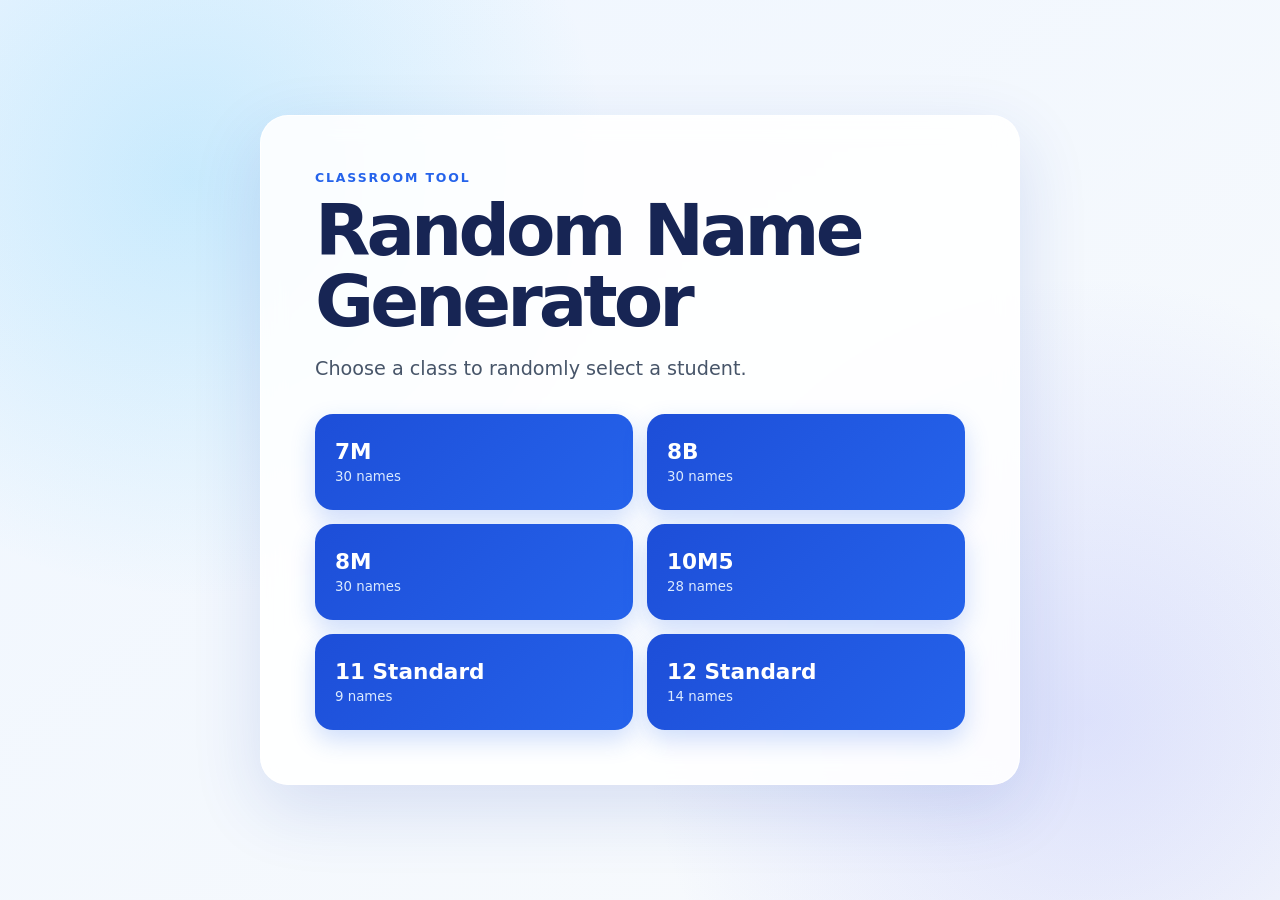
<file: index.html>
<!doctype html>
<html lang="en">
<head>
  <meta charset="utf-8">
  <meta name="viewport" content="width=device-width, initial-scale=1">
  <meta name="theme-color" content="#172554">
  <title>Random Name Generator</title>
  <link rel="stylesheet" href="styles.css">
</head>
<body>
  <main class="page home-page">
    <section class="panel">
      <p class="eyebrow">CLASSROOM TOOL</p>
      <h1>Random Name Generator</h1>
      <p class="intro">Choose a class to randomly select a student.</p>
      <div id="class-grid" class="class-grid" aria-label="Classes"></div>
    </section>
  </main>
  <script src="names.js"></script>
  <script>
    const grid = document.getElementById('class-grid');
    Object.keys(CLASS_NAMES).forEach(className => {
      const link = document.createElement('a');
      link.className = 'class-button';
      link.href = `generator.html?class=${encodeURIComponent(className)}`;
      link.innerHTML = `<span>${className}</span><small>${CLASS_NAMES[className].length} names</small>`;
      grid.appendChild(link);
    });
  </script>
</body>
</html>
</file>
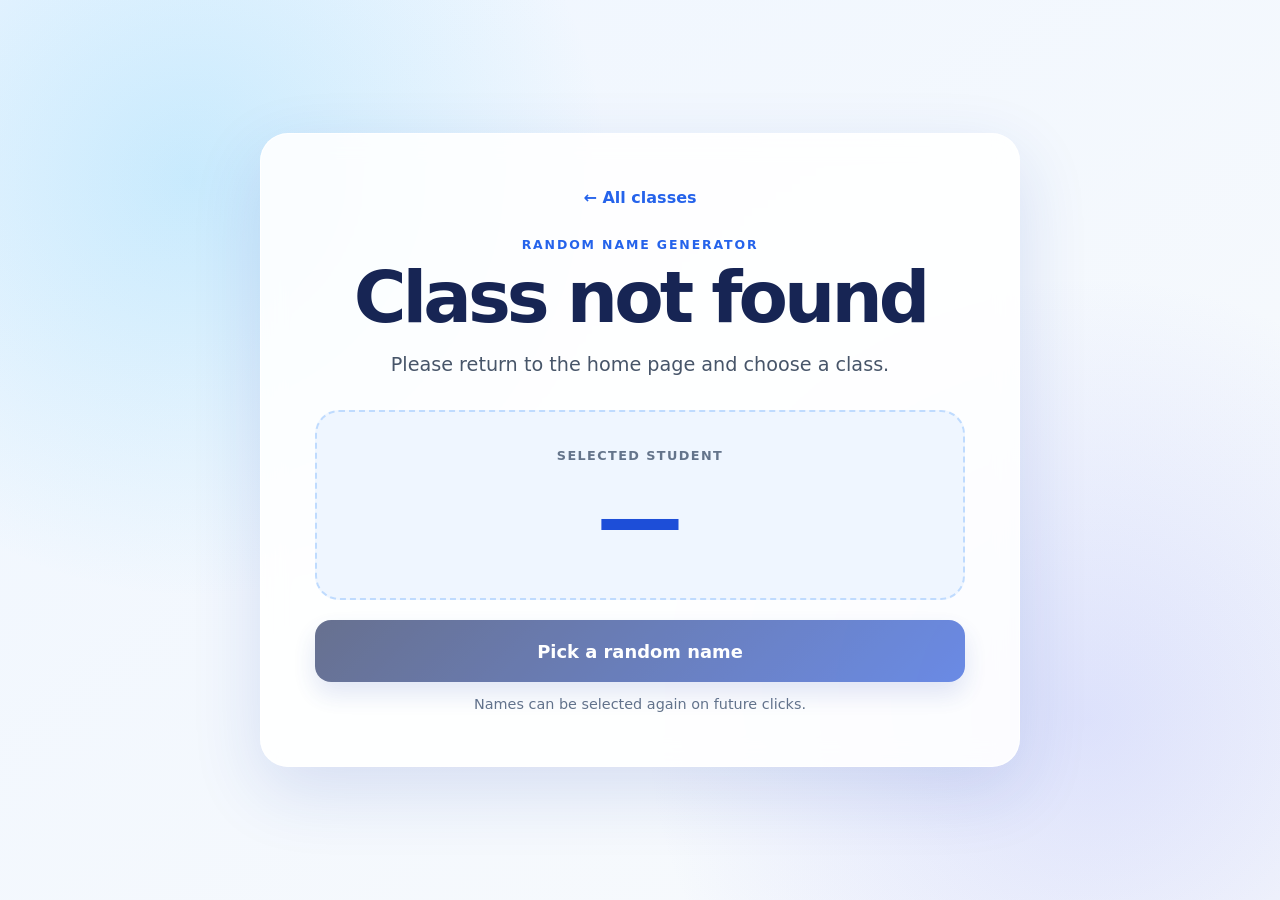
<file: generator.html>
<!doctype html>
<html lang="en">
<head>
  <meta charset="utf-8">
  <meta name="viewport" content="width=device-width, initial-scale=1">
  <meta name="theme-color" content="#172554">
  <title>Class Random Name Generator</title>
  <link rel="stylesheet" href="styles.css">
</head>
<body>
  <main class="page generator-page">
    <section class="panel generator-panel">
      <a class="back-link" href="index.html">← All classes</a>
      <p class="eyebrow">RANDOM NAME GENERATOR</p>
      <h1 id="class-title">Class</h1>
      <p id="class-count" class="intro"></p>

      <div class="result-card" aria-live="polite" aria-atomic="true">
        <span class="result-label">Selected student</span>
        <strong id="selected-name">Ready?</strong>
      </div>

      <button id="pick-button" class="pick-button" type="button">Pick a random name</button>
      <p class="note">Names can be selected again on future clicks.</p>
    </section>
  </main>
  <script src="names.js"></script>
  <script>
    const params = new URLSearchParams(window.location.search);
    const className = params.get('class');
    const names = CLASS_NAMES[className];
    const title = document.getElementById('class-title');
    const count = document.getElementById('class-count');
    const result = document.getElementById('selected-name');
    const button = document.getElementById('pick-button');

    if (!names) {
      title.textContent = 'Class not found';
      count.textContent = 'Please return to the home page and choose a class.';
      result.textContent = '—';
      button.disabled = true;
    } else {
      document.title = `${className} Random Name Generator`;
      title.textContent = className;
      count.textContent = `${names.length} names available`;

      button.addEventListener('click', () => {
        button.disabled = true;
        result.classList.remove('pop');
        result.textContent = 'Choosing…';
        let spins = 0;
        const spin = setInterval(() => {
          result.textContent = names[Math.floor(Math.random() * names.length)];
          spins += 1;
          if (spins >= 10) {
            clearInterval(spin);
            const chosen = names[Math.floor(Math.random() * names.length)];
            result.textContent = chosen;
            void result.offsetWidth;
            result.classList.add('pop');
            button.disabled = false;
            button.focus();
          }
        }, 65);
      });
    }
  </script>
</body>
</html>
</file>
<file: styles.css>
:root {
  font-family: Inter, ui-sans-serif, system-ui, -apple-system, BlinkMacSystemFont, "Segoe UI", sans-serif;
  color: #172554;
  background: #eef4ff;
  font-synthesis: none;
}
* { box-sizing: border-box; }
body { margin: 0; min-height: 100vh; }
button, a { font: inherit; }
.page {
  min-height: 100vh;
  display: grid;
  place-items: center;
  padding: 24px;
  background:
    radial-gradient(circle at 15% 20%, rgba(56, 189, 248, .22), transparent 32%),
    radial-gradient(circle at 85% 80%, rgba(129, 140, 248, .22), transparent 34%),
    linear-gradient(145deg, #eff6ff, #f8fafc);
}
.panel {
  width: min(760px, 100%);
  padding: clamp(26px, 6vw, 54px);
  border: 1px solid rgba(255,255,255,.9);
  border-radius: 28px;
  background: rgba(255,255,255,.88);
  box-shadow: 0 24px 70px rgba(30, 64, 175, .14);
  backdrop-filter: blur(12px);
}
.eyebrow {
  margin: 0 0 10px;
  color: #2563eb;
  font-size: .78rem;
  font-weight: 800;
  letter-spacing: .15em;
}
h1 {
  margin: 0;
  color: #172554;
  font-size: clamp(2.25rem, 8vw, 4.5rem);
  line-height: .98;
  letter-spacing: -.055em;
}
.intro {
  margin: 18px 0 30px;
  color: #475569;
  font-size: clamp(1rem, 2.5vw, 1.2rem);
  line-height: 1.55;
}
.class-grid {
  display: grid;
  grid-template-columns: repeat(2, minmax(0, 1fr));
  gap: 14px;
}
.class-button {
  min-height: 96px;
  display: flex;
  flex-direction: column;
  align-items: flex-start;
  justify-content: center;
  padding: 20px;
  color: white;
  text-decoration: none;
  border-radius: 18px;
  background: linear-gradient(135deg, #1d4ed8, #2563eb);
  box-shadow: 0 10px 24px rgba(37, 99, 235, .22);
  transition: transform .16s ease, box-shadow .16s ease;
}
.class-button span { font-size: 1.35rem; font-weight: 800; }
.class-button small { margin-top: 5px; color: #dbeafe; }
.class-button:hover, .class-button:focus-visible {
  transform: translateY(-3px);
  box-shadow: 0 15px 30px rgba(37, 99, 235, .28);
  outline: none;
}
.generator-panel { text-align: center; }
.back-link {
  display: inline-block;
  margin-bottom: 30px;
  color: #2563eb;
  font-weight: 750;
  text-decoration: none;
}
.result-card {
  min-height: 190px;
  display: grid;
  place-content: center;
  gap: 12px;
  margin: 28px 0 20px;
  padding: 28px 18px;
  border: 2px dashed #bfdbfe;
  border-radius: 24px;
  background: #eff6ff;
}
.result-label {
  color: #64748b;
  font-size: .8rem;
  font-weight: 800;
  letter-spacing: .11em;
  text-transform: uppercase;
}
#selected-name {
  color: #1d4ed8;
  font-size: clamp(2.4rem, 10vw, 5.4rem);
  line-height: 1;
  overflow-wrap: anywhere;
}
#selected-name.pop { animation: pop .35s ease-out; }
@keyframes pop { 0% { transform: scale(.8); opacity: .3; } 70% { transform: scale(1.08); } 100% { transform: scale(1); opacity: 1; } }
.pick-button {
  width: 100%;
  min-height: 62px;
  padding: 15px 22px;
  border: 0;
  border-radius: 16px;
  color: white;
  background: linear-gradient(135deg, #172554, #1d4ed8);
  font-size: 1.12rem;
  font-weight: 800;
  cursor: pointer;
  box-shadow: 0 12px 25px rgba(30, 64, 175, .2);
}
.pick-button:hover:not(:disabled), .pick-button:focus-visible:not(:disabled) { transform: translateY(-2px); }
.pick-button:disabled { opacity: .65; cursor: wait; }
.note { margin: 14px 0 0; color: #64748b; font-size: .9rem; }
@media (max-width: 560px) {
  .page { padding: 14px; align-items: start; }
  .panel { margin-top: 12px; padding: 28px 20px; border-radius: 22px; }
  .class-grid { grid-template-columns: 1fr; }
  .class-button { min-height: 82px; }
  .result-card { min-height: 175px; }
}
@media (prefers-reduced-motion: reduce) {
  *, *::before, *::after { animation-duration: .01ms !important; transition-duration: .01ms !important; }
}
</file>
